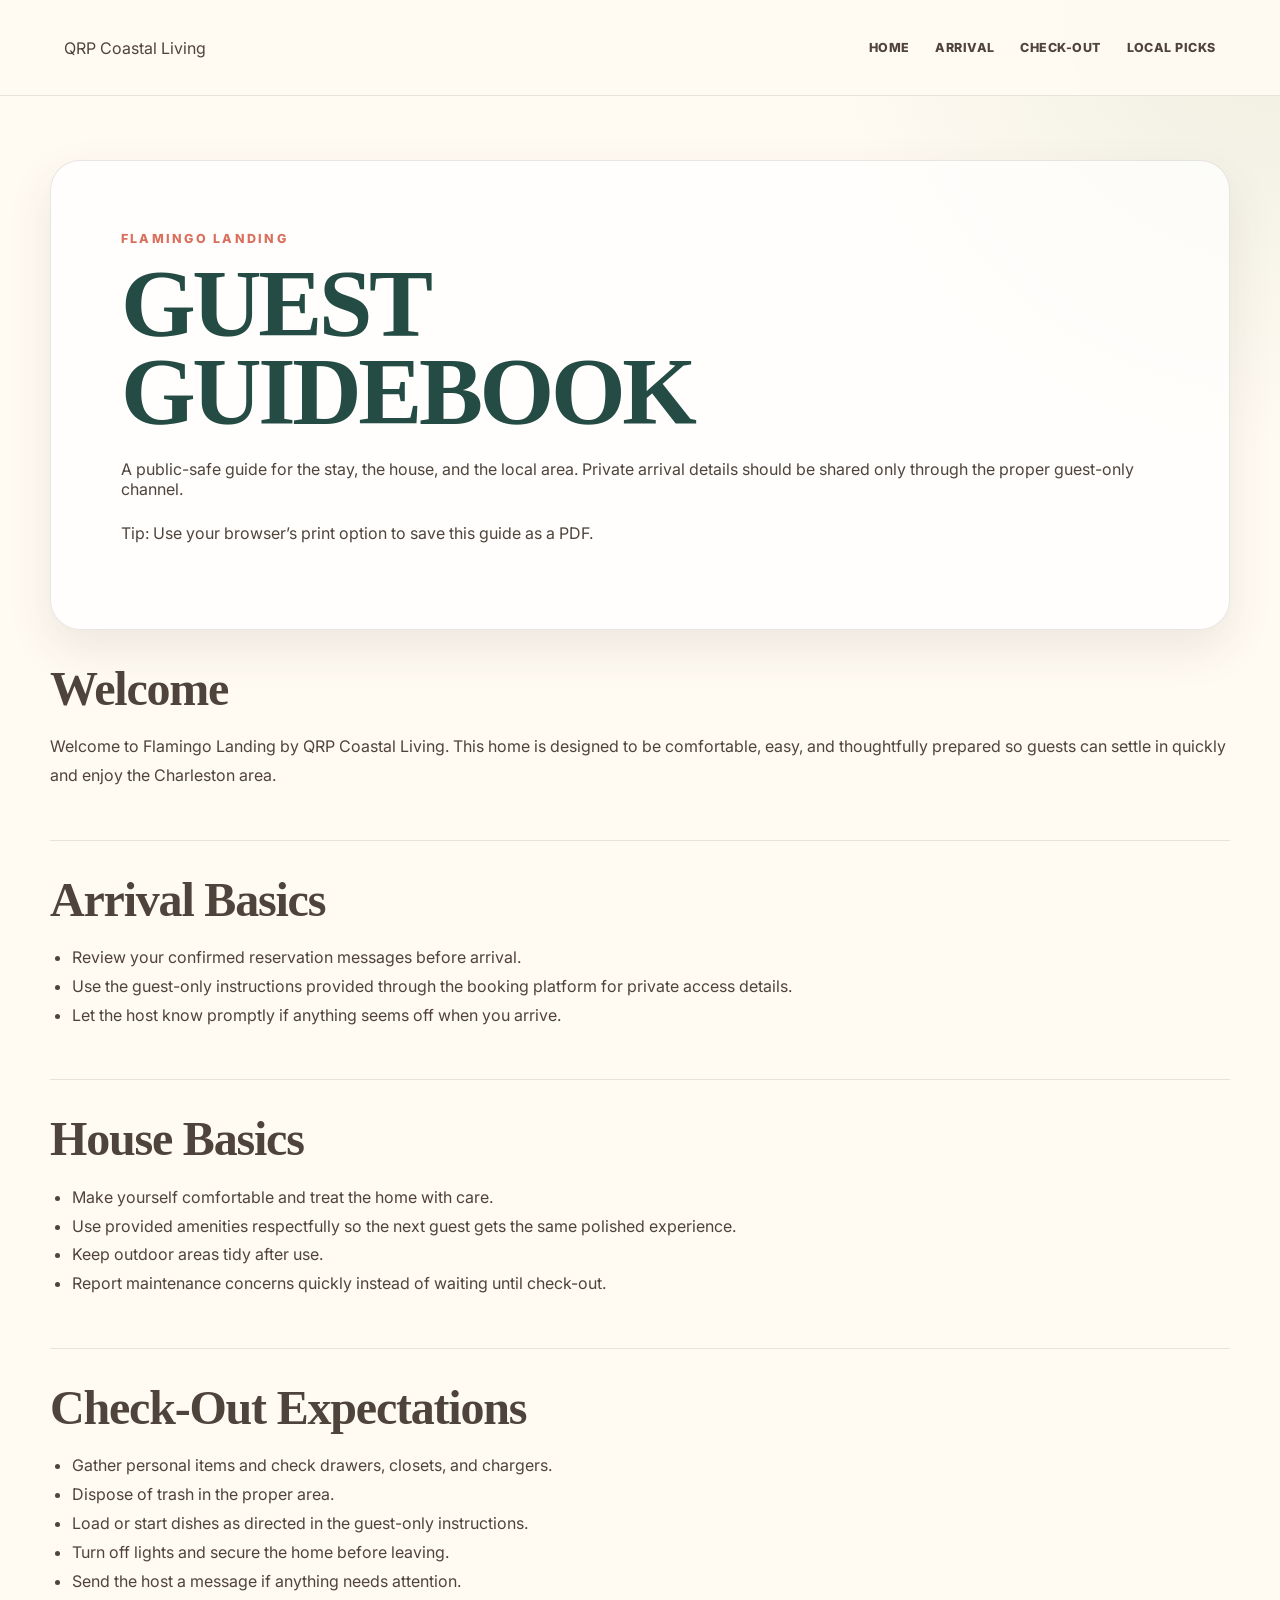
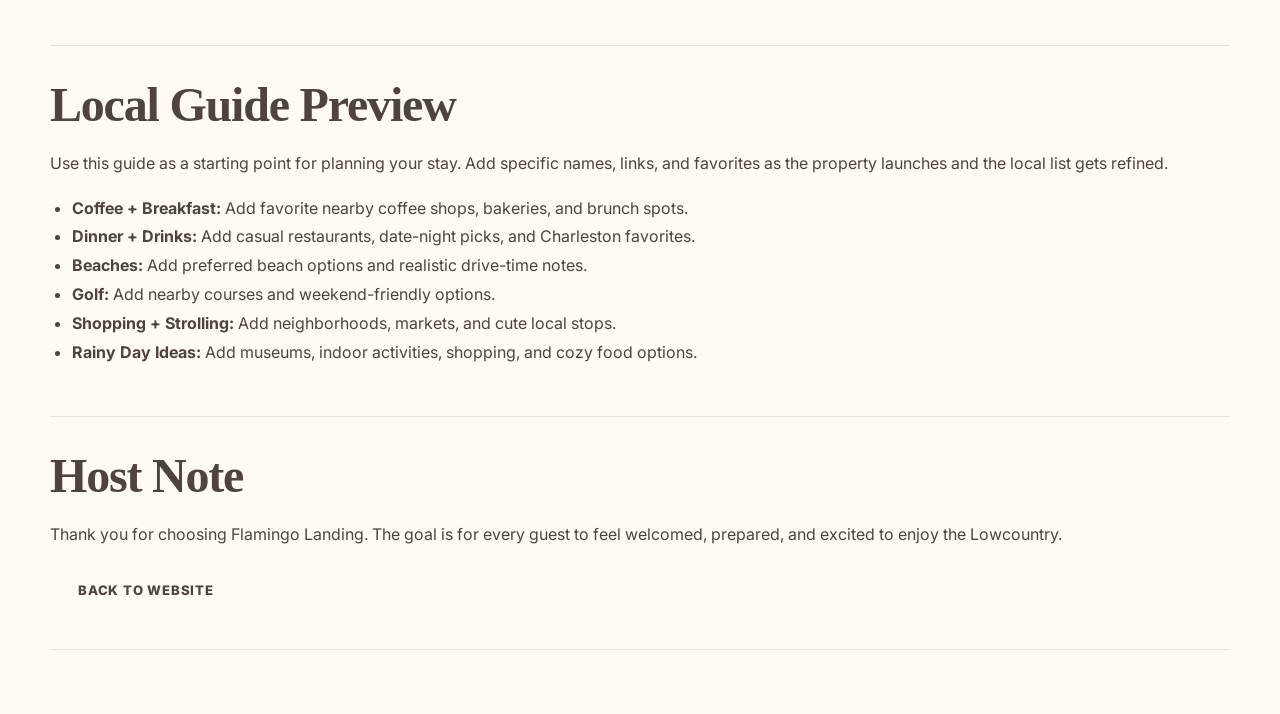
<file: guidebook.html>
<!DOCTYPE html>
<html lang="en">
<head>
  <meta charset="UTF-8" />
  <meta name="viewport" content="width=device-width, initial-scale=1.0" />
  <title>Flamingo Landing Guest Guidebook</title>
  <meta name="description" content="Public guest guidebook for Flamingo Landing by QRP Coastal Living." />
  <link rel="preconnect" href="https://fonts.googleapis.com">
  <link rel="preconnect" href="https://fonts.gstatic.com" crossorigin>
  <link href="https://fonts.googleapis.com/css2?family=Playfair+Display:wght@600;700&family=Inter:wght@400;500;600;700&display=swap" rel="stylesheet">
  <link rel="stylesheet" href="styles.css" />
  <style>
    .guide-page { padding: 64px 0; }
    .guide-cover { padding: clamp(32px, 6vw, 70px); border-radius: 30px; background: rgba(255,255,255,0.72); border: 1px solid var(--line); box-shadow: var(--shadow); }
    .guide-cover h1 { font-size: clamp(3rem, 8vw, 6rem); }
    .guide-section { padding: 34px 0; border-bottom: 1px solid var(--line); }
    .guide-section h2 { margin-bottom: 18px; font-size: clamp(2rem, 4vw, 3rem); }
    .guide-section p, .guide-section li { color: var(--muted); line-height: 1.8; }
    .guide-section ul { padding-left: 22px; }
    .print-note { margin-top: 24px; color: var(--muted); }
    @media print { .site-header, .button { display: none; } body { background: white; } .guide-cover { box-shadow: none; } }
  </style>
</head>
<body>
  <header class="site-header">
    <a class="brand" href="index.html" aria-label="Back to QRP Coastal Living homepage">
      <span class="brand-mark">QRP</span>
      <span class="brand-text">Coastal Living</span>
    </a>
    <nav class="nav" aria-label="Guide navigation">
      <a href="index.html">Home</a>
      <a href="#arrival">Arrival</a>
      <a href="#checkout">Check-Out</a>
      <a href="#local">Local Picks</a>
    </nav>
  </header>

  <main class="guide-page section-shell">
    <section class="guide-cover">
      <p class="eyebrow">Flamingo Landing</p>
      <h1>Guest Guidebook</h1>
      <p class="hero-text">A public-safe guide for the stay, the house, and the local area. Private arrival details should be shared only through the proper guest-only channel.</p>
      <p class="print-note">Tip: Use your browser’s print option to save this guide as a PDF.</p>
    </section>

    <section class="guide-section">
      <h2>Welcome</h2>
      <p>Welcome to Flamingo Landing by QRP Coastal Living. This home is designed to be comfortable, easy, and thoughtfully prepared so guests can settle in quickly and enjoy the Charleston area.</p>
    </section>

    <section id="arrival" class="guide-section">
      <h2>Arrival Basics</h2>
      <ul>
        <li>Review your confirmed reservation messages before arrival.</li>
        <li>Use the guest-only instructions provided through the booking platform for private access details.</li>
        <li>Let the host know promptly if anything seems off when you arrive.</li>
      </ul>
    </section>

    <section class="guide-section">
      <h2>House Basics</h2>
      <ul>
        <li>Make yourself comfortable and treat the home with care.</li>
        <li>Use provided amenities respectfully so the next guest gets the same polished experience.</li>
        <li>Keep outdoor areas tidy after use.</li>
        <li>Report maintenance concerns quickly instead of waiting until check-out.</li>
      </ul>
    </section>

    <section id="checkout" class="guide-section">
      <h2>Check-Out Expectations</h2>
      <ul>
        <li>Gather personal items and check drawers, closets, and chargers.</li>
        <li>Dispose of trash in the proper area.</li>
        <li>Load or start dishes as directed in the guest-only instructions.</li>
        <li>Turn off lights and secure the home before leaving.</li>
        <li>Send the host a message if anything needs attention.</li>
      </ul>
    </section>

    <section id="local" class="guide-section">
      <h2>Local Guide Preview</h2>
      <p>Use this guide as a starting point for planning your stay. Add specific names, links, and favorites as the property launches and the local list gets refined.</p>
      <ul>
        <li><strong>Coffee + Breakfast:</strong> Add favorite nearby coffee shops, bakeries, and brunch spots.</li>
        <li><strong>Dinner + Drinks:</strong> Add casual restaurants, date-night picks, and Charleston favorites.</li>
        <li><strong>Beaches:</strong> Add preferred beach options and realistic drive-time notes.</li>
        <li><strong>Golf:</strong> Add nearby courses and weekend-friendly options.</li>
        <li><strong>Shopping + Strolling:</strong> Add neighborhoods, markets, and cute local stops.</li>
        <li><strong>Rainy Day Ideas:</strong> Add museums, indoor activities, shopping, and cozy food options.</li>
      </ul>
    </section>

    <section class="guide-section">
      <h2>Host Note</h2>
      <p>Thank you for choosing Flamingo Landing. The goal is for every guest to feel welcomed, prepared, and excited to enjoy the Lowcountry.</p>
      <a class="button primary" href="index.html">Back to Website</a>
    </section>
  </main>
</body>
</html>
</file>
<file: styles.css>
:root{--cream:#fffaf2;--white:#fff;--ink:#4f443b;--soft:#76685f;--green:#244b44;--coral:#d96f5c;--coral-dark:#be5e4e;--sage:#eef2e5;--line:rgba(79,68,59,.13);--shadow:0 18px 45px rgba(79,68,59,.1)}*{box-sizing:border-box}html{scroll-behavior:smooth}body{margin:0;color:var(--ink);background:radial-gradient(circle at top right,rgba(207,216,189,.35),transparent 28rem),#fffaf2;font-family:Inter,system-ui,-apple-system,BlinkMacSystemFont,"Segoe UI",sans-serif}img{display:block;max-width:100%}a{text-decoration:none;color:inherit}h1,h2,h3,p{margin-top:0}h1,h2{font-family:"Cormorant Garamond",Georgia,serif}.site-header{position:sticky;top:0;z-index:20;display:flex;align-items:center;justify-content:space-between;gap:32px;min-height:96px;padding:14px clamp(24px,5vw,76px);background:rgba(255,250,242,.96);border-bottom:1px solid var(--line);backdrop-filter:blur(16px)}.brand img{width:clamp(125px,13vw,178px)}.nav{display:flex;align-items:center;gap:clamp(14px,2vw,30px);overflow-x:auto;font-size:.78rem;font-weight:800;letter-spacing:.04em;text-transform:uppercase}.nav a{position:relative;flex:0 0 auto;padding-block:9px;white-space:nowrap}.nav a:not(.nav-button)::after{content:"";position:absolute;right:0;bottom:0;left:0;height:2px;background:var(--coral);transform:scaleX(0);transform-origin:left;transition:transform .18s ease}.nav a:hover::after,.nav a:focus::after,.nav a.active::after{transform:scaleX(1)}.nav a.active{color:var(--coral-dark)}.nav-button{display:inline-flex;align-items:center;min-height:46px;padding:0 24px!important;color:#fff!important;background:linear-gradient(135deg,var(--coral),var(--coral-dark));border-radius:999px;box-shadow:0 14px 26px rgba(217,111,92,.2)}.section-shell{width:min(1180px,calc(100% - 48px));margin-inline:auto}.hero{position:relative;display:grid;grid-template-columns:1.04fr 1fr;align-items:stretch;min-height:610px;overflow:hidden;border-bottom:1px solid var(--line);background:radial-gradient(circle at 92% 14%,rgba(207,216,189,.35),transparent 21rem),var(--cream)}.hero::after{content:"";position:absolute;top:42px;right:-85px;width:315px;height:315px;opacity:.16;background:repeating-conic-gradient(from 215deg,transparent 0 8deg,#8fa07a 9deg 13deg,transparent 14deg 22deg);border-radius:50%;pointer-events:none}.hero-image{min-height:610px;margin:34px 0 34px clamp(18px,4vw,58px);border-radius:0 22px 22px 0;box-shadow:var(--shadow);background-image:linear-gradient(90deg,rgba(255,250,242,.03),rgba(255,250,242,.12)),url("assets/109flamingo.jpg"),url("assets/109flamingo.jpeg"),url("assets/109flamingo.png"),url("assets/109flamingo.webp"),url("assets/109flamingo"),url("assets/109-flamingo.jpg"),url("assets/hero-house.webp");background-position:center;background-size:cover;background-repeat:no-repeat}.hero-copy{position:relative;z-index:1;display:flex;min-height:610px;flex-direction:column;align-items:flex-start;justify-content:center;padding:clamp(42px,7vw,88px);text-align:left}.hero-script,.script-heading{margin:0;color:var(--coral);font-family:"Style Script",cursive;font-size:clamp(3rem,5vw,4.4rem);line-height:.85}h1{max-width:680px;margin:14px 0 22px;color:var(--green);font-size:clamp(3.3rem,5.9vw,6.5rem);line-height:.92;letter-spacing:-.035em;text-transform:uppercase}.hero-line{width:70px;height:3px;margin-bottom:28px;background:var(--coral)}h2{color:var(--ink);font-size:clamp(2rem,3.7vw,3.15rem);line-height:1.05;letter-spacing:-.025em}h3{margin-bottom:10px;color:var(--ink);font-size:1.03rem;line-height:1.25}.property-subtitle,.section-heading p,.concierge-card p,.feature-copy p,.booking-strip p,.property-intro p,.footer p{color:var(--soft);line-height:1.7}.property-subtitle{max-width:560px;margin-bottom:0;font-size:clamp(1.03rem,1.8vw,1.28rem)}.hero-actions{display:flex;flex-wrap:wrap;gap:14px;margin-top:34px}.button{display:inline-flex;align-items:center;justify-content:center;min-height:50px;padding:0 28px;border-radius:16px;font-size:.82rem;font-weight:800;letter-spacing:.06em;text-transform:uppercase;transition:transform .18s ease,box-shadow .18s ease}.button:hover,.button:focus{transform:translateY(-2px)}.button.coral{color:#fff;background:linear-gradient(135deg,var(--coral),var(--coral-dark));box-shadow:0 12px 24px rgba(217,111,92,.2)}.button.sage{color:var(--ink);background:var(--sage);border:1px solid rgba(143,160,122,.32)}.centered{max-width:760px;margin-inline:auto;text-align:center}.eyebrow{margin:0 0 12px;color:var(--coral);font-size:.78rem;font-weight:800;letter-spacing:.18em;text-transform:uppercase}.property-intro{padding:40px clamp(20px,4vw,48px) 34px;text-align:center}.flamingo-mark{margin:0 auto 14px;color:var(--coral);font-family:"Style Script",cursive;font-size:2.4rem;line-height:1}.property-intro h2{max-width:900px;margin-inline:auto;color:var(--green)}.property-intro p:last-child{max-width:720px;margin:14px auto 0}.concierge{padding:18px 0 22px}.concierge .section-heading{margin-bottom:28px}.concierge-grid{display:grid;grid-template-columns:repeat(6,1fr);gap:12px}.concierge-card{display:flex;min-height:230px;flex-direction:column;align-items:center;justify-content:flex-start;gap:10px;padding:28px 18px;text-align:center;background:rgba(255,255,255,.62);border:1px solid var(--line);border-radius:15px;box-shadow:0 12px 28px rgba(79,68,59,.045);transition:transform .18s ease,box-shadow .18s ease,border-color .18s ease}.concierge-card:hover,.concierge-card:focus{border-color:rgba(217,111,92,.42);box-shadow:0 18px 36px rgba(79,68,59,.1);transform:translateY(-4px)}.card-icon{position:relative;display:grid;width:62px;height:62px;place-items:center;color:var(--ink);background:var(--sage);border:1px solid rgba(143,160,122,.22);border-radius:999px;font-size:0;font-weight:800;letter-spacing:.04em;text-transform:uppercase}.card-icon.small{width:64px;height:64px;flex:0 0 auto}.concierge-card h3{margin:8px 0 0;font-family:"Cormorant Garamond",Georgia,serif;font-size:1.35rem;font-weight:700;letter-spacing:-.01em;text-transform:none}.concierge-card p{margin-bottom:8px;font-size:.88rem}.learn-more{margin-top:auto;color:var(--coral-dark);font-size:.75rem;font-weight:800;letter-spacing:.08em;text-transform:uppercase}.learn-more:after{content:"  ->"}.enhancement-feature{display:grid;grid-template-columns:1fr 1fr;margin-top:22px;overflow:hidden;background:linear-gradient(135deg,rgba(207,216,189,.36),rgba(255,255,255,.64));border:1px solid var(--line);border-radius:18px;box-shadow:0 16px 42px rgba(79,68,59,.07)}.feature-photo{min-height:270px;background:linear-gradient(90deg,rgba(255,250,242,.05),rgba(255,250,242,.18)),url("assets/109flamingo.jpg"),url("assets/109flamingo.jpeg"),url("assets/109flamingo.png"),url("assets/109flamingo.webp"),url("assets/109flamingo"),linear-gradient(135deg,var(--sage),#f3e5d3);background-position:center;background-size:cover;background-repeat:no-repeat}.feature-copy{position:relative;padding:clamp(34px,5vw,58px)}.feature-copy h2{font-size:clamp(1.9rem,3vw,2.65rem);color:var(--green)}.feature-copy p{max-width:520px;margin-bottom:24px}.booking-strip{display:flex;align-items:center;justify-content:space-between;gap:28px;margin-block:28px;padding:clamp(26px,4vw,40px);background:rgba(255,255,255,.56);border:1px solid var(--line);border-radius:18px;box-shadow:0 16px 42px rgba(79,68,59,.065)}.booking-copy{display:flex;align-items:center;gap:22px}.booking-strip h2{margin-bottom:8px;color:var(--ink);font-size:clamp(1.8rem,2.6vw,2.45rem)}.booking-strip p{max-width:520px;margin-bottom:0}.booking-perks{display:grid;grid-template-columns:repeat(4,1fr);gap:22px;text-align:center;font-size:.9rem;line-height:1.35}.footer{display:grid;grid-template-columns:1fr 1.2fr 1fr;gap:28px;align-items:center;padding:36px clamp(24px,5vw,76px);background:rgba(255,250,242,.8);border-top:1px solid var(--line)}.footer img{width:150px}.footer h3{margin-bottom:10px;color:var(--ink);font-family:"Cormorant Garamond",Georgia,serif;font-size:1.65rem;letter-spacing:-.02em;text-transform:none}.footer-center{text-align:center}.footer-social{text-align:right}.social-row{display:flex;justify-content:flex-end;gap:10px}.social-row a{display:grid;width:42px;height:42px;place-items:center;color:var(--ink);background:var(--sage);border-radius:999px;font-size:.72rem;font-weight:800}.copyright{padding:16px;color:rgba(79,68,59,.62);border-top:1px solid var(--line);text-align:center;font-size:.8rem}.card-icon:before,.card-icon:after{content:"";position:absolute;display:block}.icon-home:before{width:25px;height:20px;left:18px;top:26px;border:2px solid currentColor;border-top:0}.icon-home:after{width:25px;height:25px;left:18px;top:17px;border-left:2px solid currentColor;border-top:2px solid currentColor;transform:rotate(45deg)}.icon-palm:before{width:2px;height:28px;left:31px;top:27px;background:currentColor;transform:rotate(8deg)}.icon-palm:after{width:34px;height:24px;left:18px;top:14px;border-top:2px solid currentColor;border-radius:50%}.icon-food:before{width:2px;height:32px;left:24px;top:16px;background:currentColor;box-shadow:6px 0 0 currentColor,18px 0 0 currentColor}.icon-food:after{width:12px;height:32px;left:41px;top:16px;border:2px solid currentColor;border-radius:12px 12px 4px 4px;border-bottom:0}.icon-bag:before{width:28px;height:28px;left:17px;top:24px;border:2px solid currentColor;border-radius:2px}.icon-bag:after{width:16px;height:12px;left:23px;top:14px;border:2px solid currentColor;border-bottom:0;border-radius:12px 12px 0 0}.icon-help{font-size:2.45rem;font-family:"Cormorant Garamond",Georgia,serif;font-weight:700}.icon-help:before{content:"?";position:static}.icon-heart:before{width:27px;height:27px;left:17px;top:17px;border:2px solid currentColor;border-radius:50%;transform:rotate(45deg);border-left-color:transparent;border-top-color:transparent}.icon-heart:after{width:27px;height:27px;left:17px;top:17px;border:2px solid currentColor;border-radius:50%;transform:rotate(-45deg);border-right-color:transparent;border-top-color:transparent}.icon-calendar:before{width:27px;height:28px;left:17px;top:22px;border:2px solid currentColor;border-radius:3px}.icon-calendar:after{width:27px;height:2px;left:17px;top:31px;background:currentColor}@media(max-width:1120px){.site-header{align-items:flex-start;flex-direction:column;min-height:auto}.nav{width:100%;padding-bottom:4px}.hero{grid-template-columns:1fr}.hero-image{min-height:430px;margin:20px;border-radius:20px}.hero-copy{min-height:auto;padding-top:28px}.concierge-grid{grid-template-columns:repeat(3,1fr)}.enhancement-feature{grid-template-columns:1fr}.booking-strip{align-items:flex-start;flex-direction:column}.booking-perks{width:100%}}@media(max-width:760px){.section-shell{width:min(100% - 28px,1180px)}.site-header{padding-inline:16px}.brand img{width:142px}.hero{min-height:auto}.hero-image{min-height:300px;margin:14px}.hero-copy{padding:34px 24px 48px}h1{font-size:clamp(3.1rem,15vw,4.9rem)}.concierge-grid,.footer{grid-template-columns:1fr}.concierge-card{min-height:190px}.booking-copy{align-items:flex-start;flex-direction:column}.booking-perks{grid-template-columns:repeat(2,1fr);text-align:left}.footer,.footer-center,.footer-social{text-align:center}.footer img{margin-inline:auto}.social-row{justify-content:center}}
</file>
